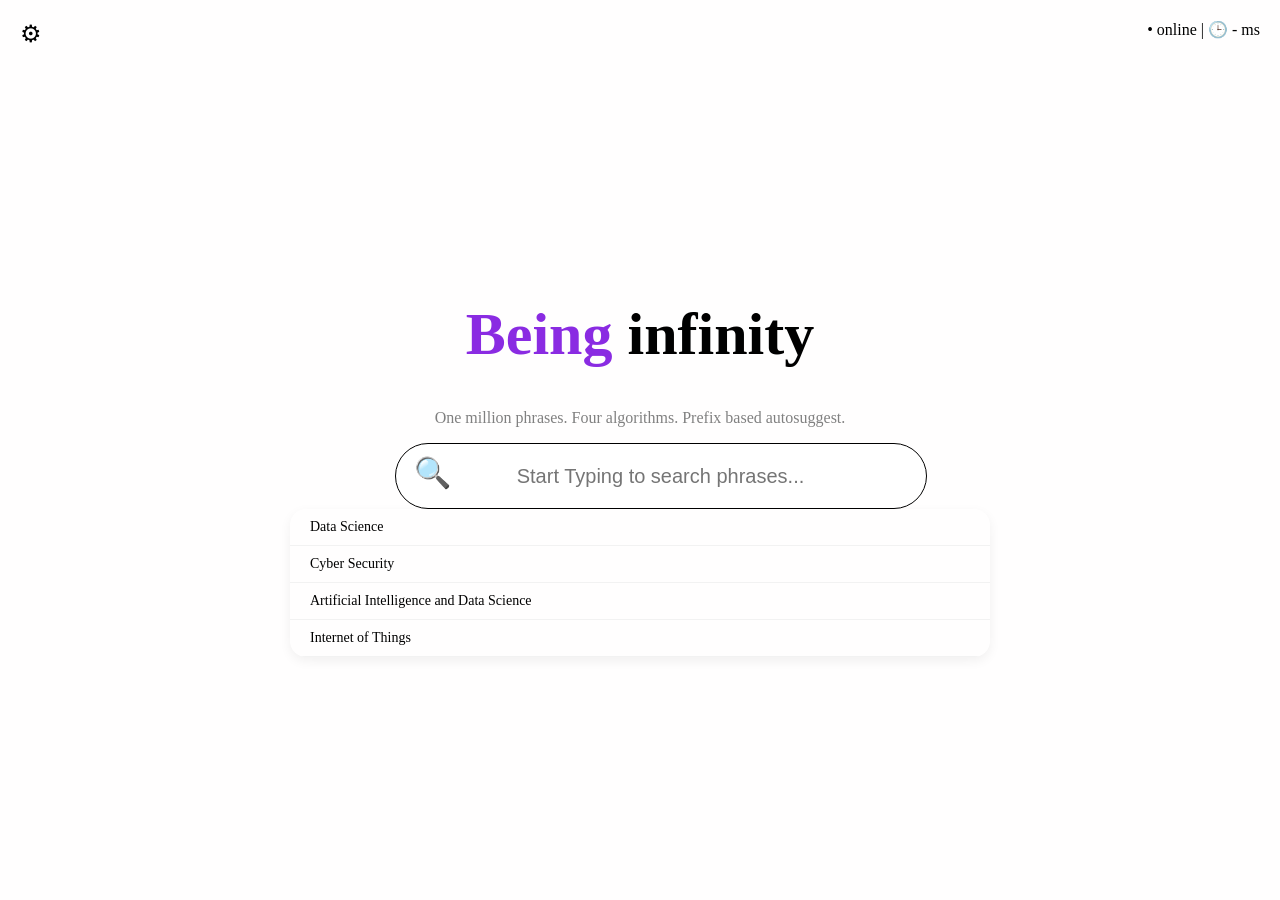
<file: src/main/resources/static/autosuggest.html>
<!DOCTYPE html>
<html lang="en">
<head>
  <meta charset="UTF-8">
  <meta name="viewport" content="width=device-width, initial-scale=1.0">
  <title>Autosuggest</title>
  <style>
    body{
        text-align: center;
        margin: 0;
        background-color: rgb(255, 254, 254);
    }
    .gear{
            position: fixed;
            top: 20px;
            left: 20px;
            font-size: 24px;
            cursor: pointer;
        }
    .status{
            position: fixed;
            top: 20px;
            right: 20px;
            font-size: 16px;
        }
    .logo{  
            font-size: 60px;
            margin-top: 300px;
            color 
        }
    .para{
        color: gray;
    }
    .logo1{
        color:blueviolet;
    }
    .inp{
        padding: 12px;
        padding-left: 40px;
        padding-right: 40px;
        border-radius: 999px;
        width: 450px;
        height: 40px;
        text-align: center;
        font-size: 20px;
        border: 0.5px solid;


    }
    .lens{
        position: relative;
        left: 60px;
        font-size: 30px;
    }
    .search_suggestions{
        width: 700px;
        margin: 15px 0 0;
        border-radius: 16px;
        box-shadow: 0 4px 12px rgba(0, 0, 0, 0.06);
        overflow: hidden;
        text-align: left;
        margin: 0px auto;
    }
    .suggestion{
        padding: 10px 20px;
        border-bottom: 1px solid #f2f2f2;
        font-size: 14px;
    }


    
  </style>
</head>
<body>
    <span class="gear">&#x2699;</span>
    <span class="status">&#x2022; online | &#x1F552; - ms</span>
    <h1 class="logo" >
        <span class="logo1">Being</span>
        <span class="logo2">infinity</span>
    </h1>
    <p class="para">One million phrases. Four algorithms. Prefix based autosuggest.</p>
    <span class="lens">&#128269;</span>
    <input class="inp" type="text" placeholder="Start Typing to search phrases...">
    <div class="search_suggestions">
        <div class="suggestion">Data Science</div>
        <div class="suggestion">Cyber Security</div>
        <div class="suggestion">Artificial Intelligence and Data Science</div>
        <div class="suggestion">Internet of Things</div>
    </div>
    <script>
        var sear
    </script>

</body>
</html>
</file>
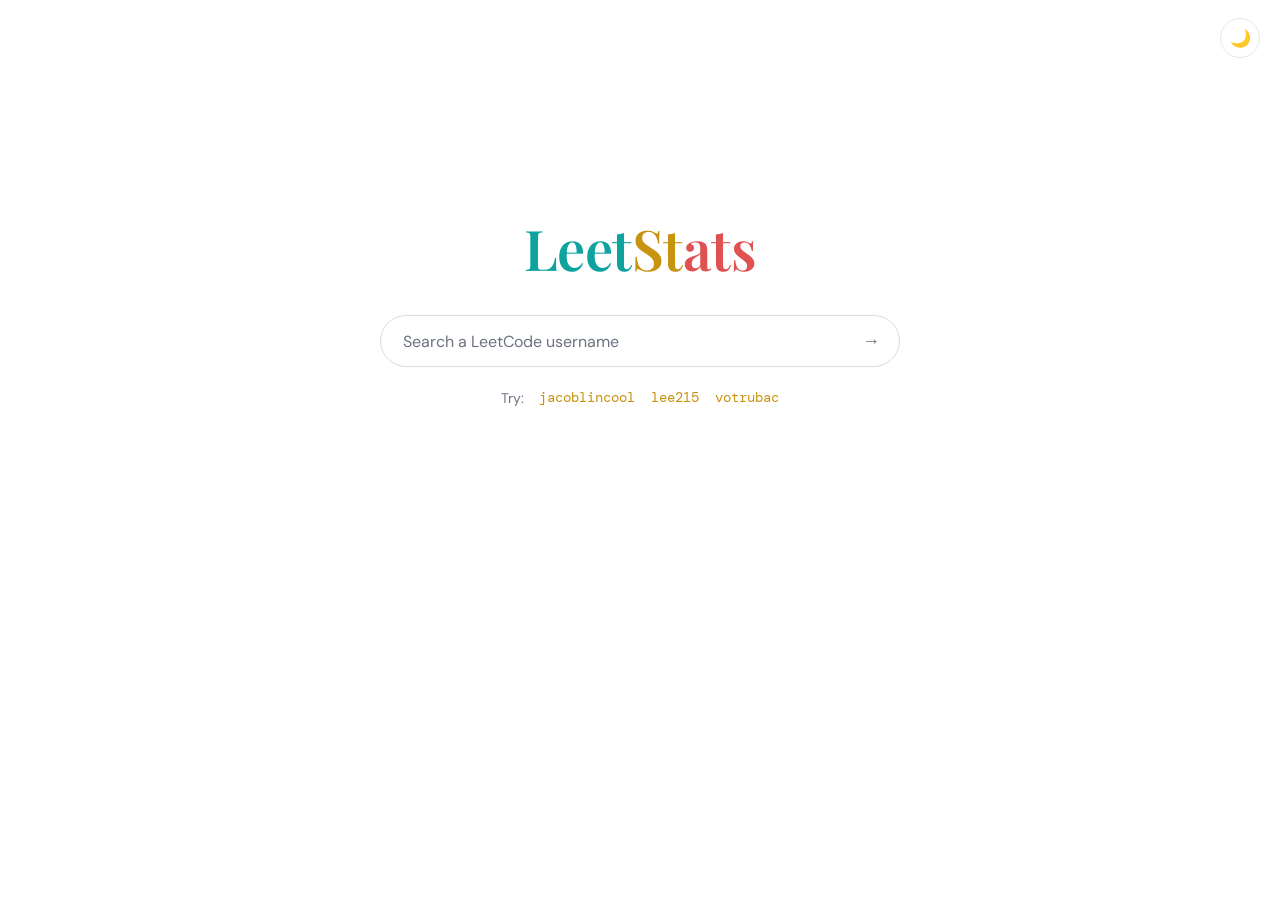
<file: src/main/resources/static/leetcode-stats.html>
<!DOCTYPE html>
<html lang="en" data-theme="light">
<head>
<meta charset="UTF-8">
<meta name="viewport" content="width=device-width, initial-scale=1.0">
<title>LeetStats</title>
<link rel="preconnect" href="https://fonts.googleapis.com">
<link rel="preconnect" href="https://fonts.gstatic.com" crossorigin>
<link href="https://fonts.googleapis.com/css2?family=Playfair+Display:wght@600&family=DM+Sans:wght@400;500;700&family=DM+Mono:wght@400;500&display=swap" rel="stylesheet">
<style>
  :root, [data-theme="light"] {
    --bg: #ffffff;
    --text: #1f2328;
    --muted: #6b7280;
    --line: #e5e7eb;
    --surface: #ffffff;
    --input-border: #dadce0;
    --input-shadow: rgba(32, 33, 36, 0.12);
    --track: #f0f1f3;
    --easy: #0fa39e;
    --medium: #c8930f;
    --hard: #e05252;
    --accent: #c8930f;
    --card-shadow: 0 1px 3px rgba(32, 33, 36, 0.08), 0 8px 28px rgba(32, 33, 36, 0.06);
  }
  [data-theme="dark"] {
    --bg: #0a0b0d;
    --text: #e9e7e2;
    --muted: #8b8f98;
    --line: rgba(255, 255, 255, 0.09);
    --surface: #121418;
    --input-border: rgba(255, 255, 255, 0.14);
    --input-shadow: rgba(0, 0, 0, 0.5);
    --track: rgba(255, 255, 255, 0.08);
    --easy: #3ddad7;
    --medium: #e3b341;
    --hard: #ff6b6b;
    --accent: #e3b341;
    --card-shadow: 0 20px 50px rgba(0, 0, 0, 0.45);
  }

  * { margin: 0; padding: 0; box-sizing: border-box; }

  html, body { height: 100%; }

  body {
    background: var(--bg);
    color: var(--text);
    font-family: "DM Sans", system-ui, sans-serif;
    display: flex;
    flex-direction: column;
    align-items: center;
    transition: background 0.25s, color 0.25s;
  }

  /* theme toggle, top right */
  .theme-toggle {
    position: fixed;
    top: 18px;
    right: 20px;
    width: 40px;
    height: 40px;
    border-radius: 50%;
    border: 1px solid var(--line);
    background: var(--surface);
    color: var(--text);
    font-size: 17px;
    cursor: pointer;
    display: flex;
    align-items: center;
    justify-content: center;
    transition: background 0.25s, border-color 0.25s, transform 0.15s;
    z-index: 10;
  }
  .theme-toggle:hover { transform: scale(1.06); }
  .theme-toggle:focus-visible { outline: 2px solid var(--accent); outline-offset: 2px; }

  main {
    width: 100%;
    max-width: 640px;
    padding: 0 24px 64px;
    display: flex;
    flex-direction: column;
    align-items: center;
    /* Google-style: sits a bit above vertical center when idle */
    margin-top: clamp(96px, 24vh, 210px);
    transition: margin-top 0.45s cubic-bezier(0.3, 0.8, 0.3, 1);
  }
  body.has-result main { margin-top: 72px; }

  .wordmark {
    font-family: "Playfair Display", serif;
    font-weight: 600;
    font-size: clamp(40px, 8vw, 56px);
    letter-spacing: -0.01em;
    margin-bottom: 30px;
    user-select: none;
  }
  .wordmark .l { color: var(--easy); }
  .wordmark .e { color: var(--medium); }
  .wordmark .t { color: var(--hard); }

  /* search */
  .search {
    width: 100%;
    max-width: 520px;
    display: flex;
    align-items: center;
    gap: 12px;
    background: var(--surface);
    border: 1px solid var(--input-border);
    border-radius: 999px;
    padding: 0 8px 0 22px;
    height: 52px;
    transition: box-shadow 0.2s, border-color 0.2s, background 0.25s;
  }
  .search:focus-within {
    box-shadow: 0 2px 10px var(--input-shadow);
    border-color: transparent;
  }
  [data-theme="dark"] .search:focus-within { border-color: var(--accent); box-shadow: none; }

  .search input {
    flex: 1;
    min-width: 0;
    border: none;
    outline: none;
    background: transparent;
    color: var(--text);
    font-family: "DM Mono", monospace;
    font-size: 16px;
  }
  .search input::placeholder { color: var(--muted); font-family: "DM Sans", sans-serif; }

  .search button {
    border: none;
    background: transparent;
    color: var(--muted);
    font-size: 18px;
    width: 40px;
    height: 40px;
    border-radius: 50%;
    cursor: pointer;
    display: flex;
    align-items: center;
    justify-content: center;
    transition: color 0.15s, background 0.15s;
  }
  .search button:hover { color: var(--accent); background: var(--track); }
  .search button:focus-visible { outline: 2px solid var(--accent); outline-offset: 1px; }
  .search button:disabled { opacity: 0.45; cursor: wait; }

  .try {
    margin-top: 20px;
    font-size: 14px;
    color: var(--muted);
    display: flex;
    gap: 14px;
    align-items: center;
    flex-wrap: wrap;
    justify-content: center;
  }
  .try button {
    background: none;
    border: none;
    padding: 2px 1px;
    color: var(--accent);
    font-family: "DM Mono", monospace;
    font-size: 13.5px;
    cursor: pointer;
    border-bottom: 1px dashed transparent;
    transition: border-color 0.15s;
  }
  .try button:hover { border-bottom-color: var(--accent); }
  .try button:focus-visible { outline: 2px solid var(--accent); outline-offset: 2px; }

  /* states */
  .loader {
    margin-top: 52px;
    width: 34px; height: 34px;
    border: 3px solid var(--track);
    border-top-color: var(--accent);
    border-radius: 50%;
    animation: spin 0.8s linear infinite;
  }
  @keyframes spin { to { transform: rotate(360deg); } }

  .error {
    margin-top: 44px;
    text-align: center;
    color: var(--muted);
    font-size: 14.5px;
    line-height: 1.6;
    max-width: 420px;
  }
  .error b { color: var(--hard); font-weight: 700; display: block; margin-bottom: 4px; }

  /* card */
  .card {
    width: 100%;
    margin-top: 44px;
    background: var(--surface);
    border: 1px solid var(--line);
    border-radius: 18px;
    padding: 30px 34px;
    box-shadow: var(--card-shadow);
    animation: rise 0.45s cubic-bezier(0.2, 0.7, 0.3, 1) both;
    transition: background 0.25s, border-color 0.25s;
  }
  @keyframes rise {
    from { opacity: 0; transform: translateY(14px); }
    to   { opacity: 1; transform: translateY(0); }
  }

  .card-head {
    display: flex;
    justify-content: space-between;
    align-items: baseline;
    gap: 10px;
    flex-wrap: wrap;
    margin-bottom: 26px;
  }
  .card-head a {
    font-family: "Playfair Display", serif;
    font-size: 23px;
    font-weight: 600;
    color: var(--text);
    text-decoration: none;
  }
  .card-head a:hover { color: var(--accent); }
  .card-head .rank {
    font-family: "DM Mono", monospace;
    font-size: 13px;
    color: var(--muted);
  }
  .card-head .rank b { color: var(--accent); font-weight: 500; }

  .card-body {
    display: grid;
    grid-template-columns: 168px 1fr;
    gap: 34px;
    align-items: center;
  }

  .ring-wrap { position: relative; width: 168px; height: 168px; margin: 0 auto; }
  .ring-wrap svg { transform: rotate(-90deg); display: block; }
  .ring-track { fill: none; stroke: var(--track); stroke-width: 9; }
  .ring-fill {
    fill: none;
    stroke: var(--accent);
    stroke-width: 9;
    stroke-linecap: round;
    transition: stroke-dashoffset 1.1s cubic-bezier(0.3, 0.8, 0.3, 1), stroke 0.25s;
  }
  .ring-center {
    position: absolute; inset: 0;
    display: flex; flex-direction: column;
    align-items: center; justify-content: center;
  }
  .ring-center .big {
    font-family: "DM Mono", monospace;
    font-size: 36px;
    line-height: 1;
  }
  .ring-center .small {
    color: var(--muted);
    font-size: 11.5px;
    margin-top: 6px;
    letter-spacing: 0.06em;
    text-transform: uppercase;
  }

  .bars { display: flex; flex-direction: column; gap: 18px; }
  .bar-top {
    display: flex;
    justify-content: space-between;
    align-items: baseline;
    margin-bottom: 7px;
  }
  .bar-top .label {
    font-size: 12.5px;
    font-weight: 700;
    letter-spacing: 0.09em;
    text-transform: uppercase;
  }
  .bar-top .nums {
    font-family: "DM Mono", monospace;
    font-size: 13px;
    color: var(--muted);
  }
  .bar-top .nums b { color: var(--text); font-weight: 500; }
  .bar-track { height: 7px; border-radius: 99px; background: var(--track); overflow: hidden; }
  .bar-fill { height: 100%; width: 0; border-radius: 99px; transition: width 1.1s cubic-bezier(0.3, 0.8, 0.3, 1); }
  .easy   .label { color: var(--easy); }   .easy   .bar-fill { background: var(--easy); }
  .medium .label { color: var(--medium); } .medium .bar-fill { background: var(--medium); }
  .hard   .label { color: var(--hard); }   .hard   .bar-fill { background: var(--hard); }

  .hidden { display: none !important; }

  @media (max-width: 540px) {
    .card { padding: 24px 20px; }
    .card-body { grid-template-columns: 1fr; gap: 26px; }
  }

  @media (prefers-reduced-motion: reduce) {
    * { animation: none !important; transition: none !important; }
  }
</style>
</head>
<body>
  <button class="theme-toggle" id="theme-toggle" aria-label="Switch theme" title="Switch theme">🌙</button>

  <main>
    <h1 class="wordmark"><span class="l">Leet</span><span class="e">St</span><span class="t">ats</span></h1>

    <div class="search">
      <input id="username" type="text" placeholder="Search a LeetCode username" autocomplete="off" spellcheck="false" aria-label="LeetCode username">
      <button id="go" aria-label="Fetch stats" title="Fetch stats">→</button>
    </div>

    <div class="try">
      <span>Try:</span>
      <button data-u="jacoblincool">jacoblincool</button>
      <button data-u="lee215">lee215</button>
      <button data-u="votrubac">votrubac</button>
    </div>

    <div id="loading" class="loader hidden" role="status" aria-label="Loading"></div>

    <div id="error" class="error hidden" role="alert">
      <b>Couldn't fetch that profile</b>
      <span id="error-msg"></span>
    </div>

    <section id="card" class="card hidden" aria-live="polite">
      <div class="card-head">
        <a id="profile-link" href="#" target="_blank" rel="noopener"></a>
        <span class="rank">Rank <b id="ranking">—</b></span>
      </div>
      <div class="card-body">
        <div class="ring-wrap">
          <svg width="168" height="168" viewBox="0 0 168 168" aria-hidden="true">
            <circle class="ring-track" cx="84" cy="84" r="74"></circle>
            <circle class="ring-fill" id="ring" cx="84" cy="84" r="74"></circle>
          </svg>
          <div class="ring-center">
            <div class="big" id="total-solved">0</div>
            <div class="small" id="total-label">solved</div>
          </div>
        </div>
        <div class="bars">
          <div class="bar-row easy">
            <div class="bar-top"><span class="label">Easy</span>
              <span class="nums"><b id="easy-solved">0</b> / <span id="easy-total">0</span></span></div>
            <div class="bar-track"><div class="bar-fill" id="easy-bar"></div></div>
          </div>
          <div class="bar-row medium">
            <div class="bar-top"><span class="label">Medium</span>
              <span class="nums"><b id="medium-solved">0</b> / <span id="medium-total">0</span></span></div>
            <div class="bar-track"><div class="bar-fill" id="medium-bar"></div></div>
          </div>
          <div class="bar-row hard">
            <div class="bar-top"><span class="label">Hard</span>
              <span class="nums"><b id="hard-solved">0</b> / <span id="hard-total">0</span></span></div>
            <div class="bar-track"><div class="bar-fill" id="hard-bar"></div></div>
          </div>
        </div>
      </div>
    </section>
  </main>

<script>
(function () {
  "use strict";

  /* ---------- theme ---------- */
  var root = document.documentElement;
  var toggle = document.getElementById("theme-toggle");
  var prefersDark = window.matchMedia("(prefers-color-scheme: dark)").matches;
  setTheme(prefersDark ? "dark" : "light");

  function setTheme(t) {
    root.setAttribute("data-theme", t);
    toggle.textContent = t === "dark" ? "☀️" : "🌙";
  }
  toggle.addEventListener("click", function () {
    setTheme(root.getAttribute("data-theme") === "dark" ? "light" : "dark");
  });

  /* ---------- elements ---------- */
  var input = document.getElementById("username");
  var goBtn = document.getElementById("go");
  var loadingEl = document.getElementById("loading");
  var errorEl = document.getElementById("error");
  var errorMsg = document.getElementById("error-msg");
  var cardEl = document.getElementById("card");

  var RING_R = 74;
  var RING_C = 2 * Math.PI * RING_R;
  var ring = document.getElementById("ring");
  ring.setAttribute("stroke-dasharray", RING_C);
  ring.setAttribute("stroke-dashoffset", RING_C);

  /* ---------- data sources (tried in order) ---------- */
  var SOURCES = [
    {
      url: function (u) { return "https://leetcode-api-faisalshohag.vercel.app/" + encodeURIComponent(u); },
      parse: function (d) {
        if (!d || d.errors || d.totalSolved === undefined) return null;
        return pick(d);
      }
    },
    {
      url: function (u) { return "https://alfa-leetcode-api.onrender.com/userProfile/" + encodeURIComponent(u); },
      parse: function (d) {
        if (!d || d.errors || d.totalSolved === undefined) return null;
        return pick(d);
      }
    },
    {
      url: function (u) { return "https://leetcode-stats-api.herokuapp.com/" + encodeURIComponent(u); },
      parse: function (d) {
        if (!d || d.status !== "success") return null;
        return pick(d);
      }
    }
  ];

  function pick(d) {
    return {
      totalSolved: d.totalSolved, totalQuestions: d.totalQuestions,
      easySolved: d.easySolved, totalEasy: d.totalEasy,
      mediumSolved: d.mediumSolved, totalMedium: d.totalMedium,
      hardSolved: d.hardSolved, totalHard: d.totalHard,
      ranking: d.ranking
    };
  }

  function fetchWithTimeout(url, ms) {
    var ctrl = new AbortController();
    var t = setTimeout(function () { ctrl.abort(); }, ms);
    return fetch(url, { signal: ctrl.signal })
      .then(function (r) { return r.json(); })
      .finally(function () { clearTimeout(t); });
  }

  function fetchStats(username) {
    var i = 0;
    function tryNext() {
      if (i >= SOURCES.length) return Promise.reject(new Error("all sources failed"));
      var src = SOURCES[i++];
      return fetchWithTimeout(src.url(username), 12000)
        .then(function (json) {
          var parsed = src.parse(json);
          return parsed || tryNext();
        })
        .catch(function () { return tryNext(); });
    }
    return tryNext();
  }

  /* ---------- rendering ---------- */
  function fmt(n) {
    if (n === null || n === undefined || isNaN(n)) return "—";
    return Number(n).toLocaleString("en-US");
  }

  function countUp(el, target, ms) {
    var reduce = window.matchMedia("(prefers-reduced-motion: reduce)").matches;
    if (reduce || !target) { el.textContent = fmt(target || 0); return; }
    var start = performance.now();
    (function step(now) {
      var p = Math.min(((now || performance.now()) - start) / ms, 1);
      var eased = 1 - Math.pow(1 - p, 3);
      el.textContent = fmt(Math.round(target * eased));
      if (p < 1) requestAnimationFrame(step);
    })();
  }

  function setBar(id, solved, total) {
    var pct = total > 0 ? (solved / total) * 100 : 0;
    document.getElementById(id).style.width = Math.max(pct, solved > 0 ? 2 : 0) + "%";
  }

  function render(username, s) {
    var link = document.getElementById("profile-link");
    link.textContent = username;
    link.href = "https://leetcode.com/u/" + encodeURIComponent(username) + "/";

    document.getElementById("ranking").textContent = "#" + fmt(s.ranking);
    document.getElementById("total-label").textContent = "of " + fmt(s.totalQuestions);
    document.getElementById("easy-solved").textContent = fmt(s.easySolved);
    document.getElementById("easy-total").textContent = fmt(s.totalEasy);
    document.getElementById("medium-solved").textContent = fmt(s.mediumSolved);
    document.getElementById("medium-total").textContent = fmt(s.totalMedium);
    document.getElementById("hard-solved").textContent = fmt(s.hardSolved);
    document.getElementById("hard-total").textContent = fmt(s.totalHard);

    document.body.classList.add("has-result");
    cardEl.classList.remove("hidden");

    requestAnimationFrame(function () {
      requestAnimationFrame(function () {
        countUp(document.getElementById("total-solved"), s.totalSolved, 1100);
        var pct = s.totalQuestions > 0 ? s.totalSolved / s.totalQuestions : 0;
        ring.setAttribute("stroke-dashoffset", RING_C * (1 - pct));
        setBar("easy-bar", s.easySolved, s.totalEasy);
        setBar("medium-bar", s.mediumSolved, s.totalMedium);
        setBar("hard-bar", s.hardSolved, s.totalHard);
      });
    });
  }

  function resetCard() {
    ring.setAttribute("stroke-dashoffset", RING_C);
    ["easy-bar", "medium-bar", "hard-bar"].forEach(function (id) {
      document.getElementById(id).style.width = "0";
    });
    document.getElementById("total-solved").textContent = "0";
  }

  /* ---------- flow ---------- */
  var busy = false;

  function lookup(username) {
    username = (username || "").trim();
    if (!username || busy) return;
    busy = true;

    input.value = username;
    goBtn.disabled = true;
    errorEl.classList.add("hidden");
    cardEl.classList.add("hidden");
    resetCard();
    loadingEl.classList.remove("hidden");

    fetchStats(username)
      .then(function (stats) {
        loadingEl.classList.add("hidden");
        render(username, stats);
      })
      .catch(function () {
        loadingEl.classList.add("hidden");
        errorMsg.textContent = 'No stats found for "' + username +
          '". Check the spelling, or the public stats APIs may be briefly busy — try again in a moment.';
        errorEl.classList.remove("hidden");
      })
      .finally(function () {
        goBtn.disabled = false;
        busy = false;
      });
  }

  goBtn.addEventListener("click", function () { lookup(input.value); });
  input.addEventListener("keydown", function (e) { if (e.key === "Enter") lookup(input.value); });
  document.querySelectorAll(".try button").forEach(function (b) {
    b.addEventListener("click", function () { lookup(b.dataset.u); });
  });
})();
</script>
</body>
</html>
</file>
